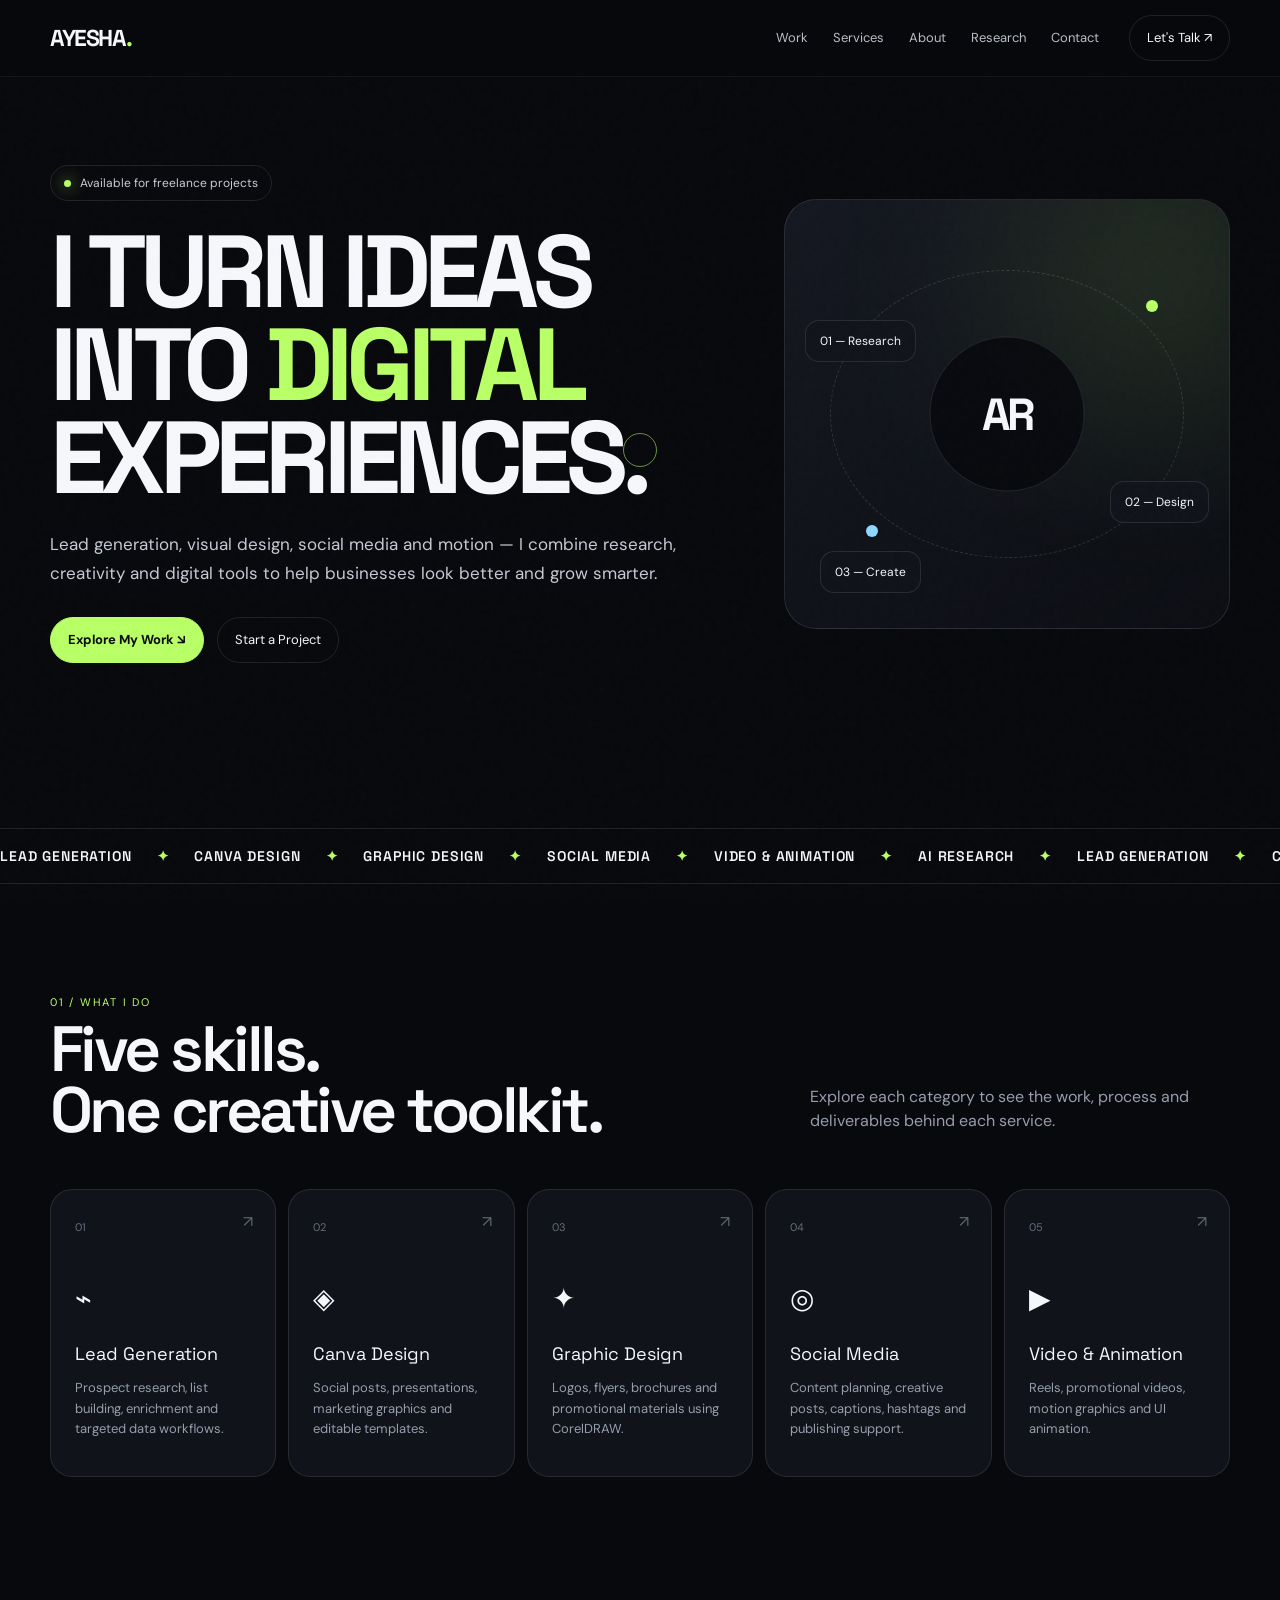
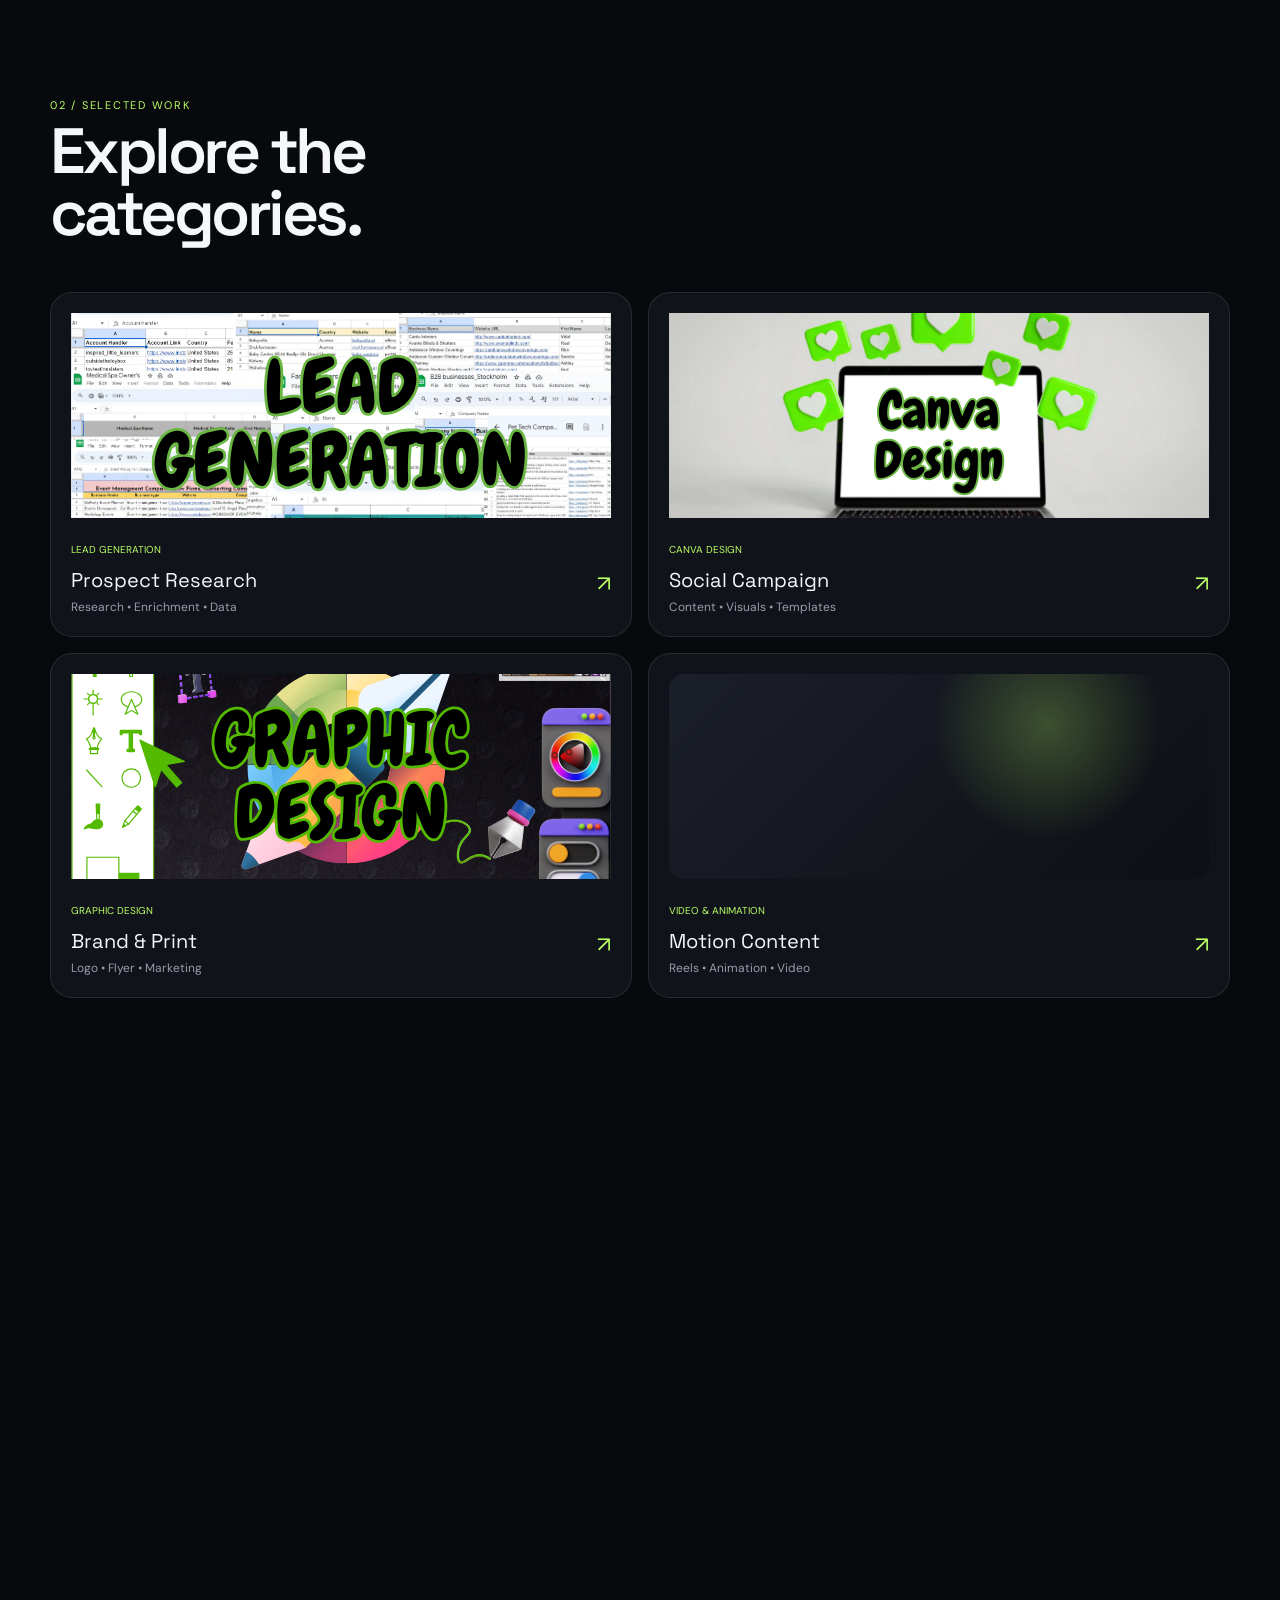
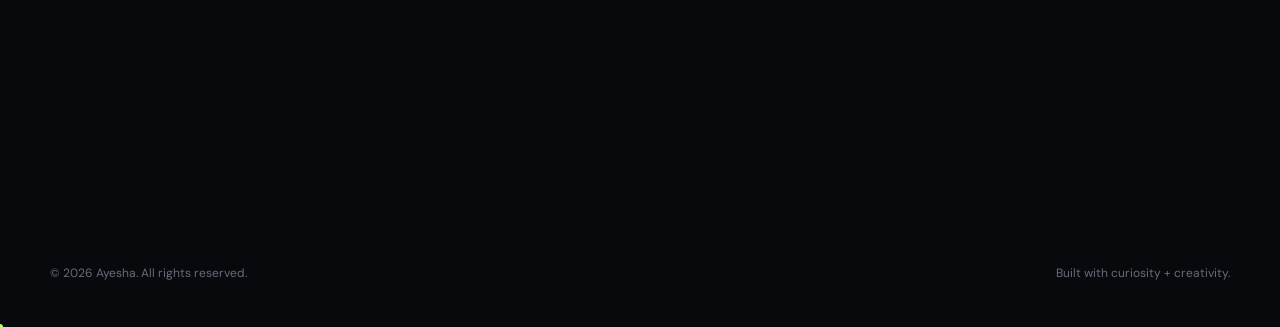
<file: index.html>
<!DOCTYPE html>
<html lang="en">
<head>
	<meta charset="UTF-8">
	<meta name="viewport" content="width=device-width,initial-scale=1.0">
	<meta name="description" content="Ayesha — Lead Generation, Digital Design, Social Media, Video, Animation and AI Research Portfolio">
	<title>Ayesha — Digital Portfolio</title>
	<link rel="preconnect" href="https://fonts.googleapis.com">
	<link rel="preconnect" href="https://fonts.gstatic.com" crossorigin>
	<link href="https://fonts.googleapis.com/css2?family=DM+Sans:wght@400;500;600;700&family=Space+Grotesk:wght@400;500;600;700&display=swap" rel="stylesheet">
	<link rel="stylesheet" href="css/style.css">
	<link rel="icon" type="image/gif" href="images/favicon.gif">
	<link rel="icon" type="image/png" sizes="32x32" href="images/favicon-32.png">
	<link rel="shortcut icon" href="images/favicon.ico">
</head>

<body class="home">
	<div class="noise">
	</div>
	<nav>
		<div class="container nav-inner"><a class="logo" href="#home">AYESHA<span>.</span></a>
			<div class="nav-links">
				<a href="#work">Work</a><a href="#services">Services</a>
				<a href="#about">About</a><a href="#research">Research</a>
				<a href="#contact">Contact</a>
			</div>
			<a class="nav-cta" href="#contact">Let's Talk ↗</a>
			<button class="menu" aria-label="Open navigation">☰</button>
		</div>
	</nav>
	<main>
		<section class="home-hero" id="home">
			<div class="container home-grid"><div class="reveal">
				<div class="eyebrow">
					<span class="dot"></span> Available for freelance projects
				</div>
					<h1>I TURN IDEAS<br>INTO 
						<span>DIGITAL</span><br>EXPERIENCES.</h1>
						<p class="lead">Lead generation, visual design, social media and motion — I combine research, creativity and digital tools to help businesses look better and grow smarter.</p>
						<div style="display:flex;gap:13px;flex-wrap:wrap;margin-top:30px">
							<a class="btn btn-primary" href="#work">Explore My Work ↘</a>
							<a class="btn" href="#contact">Start a Project</a>
						</div>
					</div>
					<div class="visual-card reveal">
						<div class="ring">
							</div>
							<div class="mark"><strong>AR</strong>
							</div>
							<div class="float one">01 — Research
							</div>
							<div class="float two">02 — Design
							</div>
							<div class="float three">03 — Create
							</div>
						</div>
					</div>
				</section>
				<div class="ticker">
					<div class="ticker-track">
						<span>Lead Generation</span><b>✦</b>
						<span>Canva Design</span><b>✦</b>
						<span>Graphic Design</span><b>✦</b>
						<span>Social Media</span><b>✦</b>
						<span>Video & Animation</span><b>✦</b>
						<span>AI Research</span><b>✦</b>
						<span>Lead Generation</span><b>✦</b>
						<span>Canva Design</span><b>✦</b>
						<span>Graphic Design</span><b>✦</b>
						<span>Social Media</span><b>✦</b>
						<span>Video & Animation</span><b>✦</b>
						<span>AI Research</span>
					</div>
				</div>

				<section id="services">
					<div class="container">
						<div class="section-head reveal">
							<div>
								<div class="kicker">01 / What I Do</div>
								<h2>Five skills.<br>One creative toolkit.</h2>
							</div>
							<p>Explore each category to see the work, process and deliverables behind each service.</p>
						</div>
						<div class="services">
							<a class="service reveal" href="pages/lead-generation.html">
								<span class="num">01</span>
								<div class="icon">⌁</div>
								<h3>Lead Generation</h3>
								<p>Prospect research, list building, enrichment and targeted data workflows.</p>
							</a>
							<a class="service reveal" href="pages/canva-design.html">
								<span class="num">02</span>
								<div class="icon">◈</div>
								<h3>Canva Design</h3>
								<p>Social posts, presentations, marketing graphics and editable templates.</p>
							</a>
							<a class="service reveal" href="pages/graphic-design.html">
								<span class="num">03</span>
								<div class="icon">✦</div>
								<h3>Graphic Design</h3>
								<p>Logos, flyers, brochures and promotional materials using CorelDRAW.</p>
							</a>
							<a class="service reveal" href="pages/social-media.html">
								<span class="num">04</span>
								<div class="icon">◎</div>
								<h3>Social Media</h3>
								<p>Content planning, creative posts, captions, hashtags and publishing support.</p>
							</a>
							<a class="service reveal" href="pages/video-animation.html">
								<span class="num">05</span>
								<div class="icon">▶</div>
								<h3>Video & Animation</h3>
								<p>Reels, promotional videos, motion graphics and UI animation.</p>
							</a>
						</div>
					</div>
				</section>

				<section id="work"><div class="container">
					<div class="section-head reveal">
						<div><div class="kicker">02 / Selected Work</div>
						<h2>Explore the<br>categories.</h2>
						</div>
						<!-- <p></p> -->
					</div>
					<div class="projects">
						<a class="project reveal" href="pages/lead-generation.html">
							<div class="visual">
								<img src="images/lead_generation.svg" style="width: 100%; height: 100%;object-fit: cover;" alt="Lead Generation Portfolio Project">
							</div>
							<span class="tag">Lead Generation</span>
							<div class="project-info">
								<div>
									<h3>Prospect Research</h3>
									<p>Research • Enrichment • Data</p>
								</div>
								<div class="arrow">↗</div>
							</div>
						</a>
						<a class="project reveal" href="pages/canva-design.html">
							<div class="visual">
								<img src="images/canva_design.svg" style="width: 100%; height: 100%;object-fit: cover;" alt="Lead Generation Portfolio Project">
							</div>
							<span class="tag">Canva Design</span>
							<div class="project-info">
								<div>
								<h3>Social Campaign</h3>
								<p>Content • Visuals • Templates</p>
								</div>
							<div class="arrow">↗</div>
							</div>
						</a>
						<a class="project reveal" href="pages/graphic-design.html">
							<div class="visual">
								<img src="images/graphic_design.svg" style="width: 100%; height: 100%;object-fit: cover;" alt="Graphics Design Portfolio">
							</div>
							<span class="tag">Graphic Design</span>
							<div class="project-info">
								<div>
									<h3>Brand & Print</h3>
									<p>Logo • Flyer • Marketing</p>
								</div>
								<div class="arrow">↗</div>
							</div>
						</a>
						<a class="project reveal" href="pages/video-animation.html">
							<div class="visual motion-preview">
								<video
								src="videos/website-teaser-card.mp4"
								autoplay
								muted
								loop
								playsinline
								preload="metadata"
								style="width:100%; height:100%; object-fit:cover;">
								</video>
							</div>
							<span class="tag">Video & Animation</span>
							<div class="project-info">
								<div>
									<h3>Motion Content</h3>
									<p>Reels • Animation • Video</p>
								</div>
								<div class="arrow">↗</div>
							</div>
						</a>
					</div>
				</div>
			</section>
			<!-- About Section -->
			<section id="about">
				<div class="container about">
					<div class="reveal">
						<div class="kicker">03 / About Me</div>
						<h2>Researcher.<br>Designer.<br>Problem solver.</h2>
					</div>
					<div class="reveal">
						<p style="color:var(--muted);font-size:16px;line-height:1.8">I’m a digital freelancer working across lead generation, data research, design, social media and visual content. Alongside client work, I also work in AI and applied deep learning research.</p>
						<div class="meta" style="margin-top:28px">
							<div>
								<small>Experience</small>
								<strong>7+ years</strong>
							</div>
							<div>
								<small>Core Areas</small>
								<strong>5 service categories</strong>
							</div>
							<div>
								<small>Design</small>
								<strong>Canva + CorelDRAW</strong>
							</div>
							<div>
								<small>Research</small>
								<strong>AI + Computer Vision</strong>
							</div>
						</div>
					</div>
				</div>
			</section>

			<section id="research">
				<div class="container">
					<div class="section-head reveal">
						<div>
							<div class="kicker">04 / Research & Publications
							</div>
							<h2>Beyond these.<br>Research in AI.</h2>
						</div>
						<p>Two 2025 publications connecting deep learning and computer vision with real-world problems.</p>
					</div>
					<div class="projects">
						<a class="project reveal" href="https://www.nature.com/articles/s41598-025-26123-9" target="_blank" rel="noopener noreferrer">
							<div class="visual">
								<img src="images/wheat_article.webp" style="width: 100%; height: 100%;object-fit: cover;" alt="Wheat Leaf Disease Classification">
							</div>
							<span class="tag">Scientific Reports · 2025</span>
							<div class="project-info">
								<div>
									<h3>Wheat Leaf Disease Classification</h3>
									<p>Dual-input hybrid approach • Edge-aware features</p>
								</div>
								<div class="arrow">↗</div>
							</div>
						</a>
						<a class="project reveal" href="https://www.mdpi.com/2075-4418/15/21/2795" target="_blank" rel="noopener noreferrer">
							<div class="visual">
								<img src="images/parkinson_article.png" style="width: 100%; height: 100%;object-fit: cover;" alt="Early Parkinson’s Disease Detection">
							</div>
							<span class="tag">Diagnostics · 2025</span>
							<div class="project-info">
								<div>
									<h3>Early Parkinson’s Disease Detection</h3>
									<p>Spiral + wave handwriting • EfficientNetV2-S • Deep learning</p>
								</div>
									<div class="arrow">↗</div>
								</div>
							</a>
						</div>
						<div class="case reveal">
							<div>
								<div class="kicker">Publication Highlights</div>
								<h3>Research that connects<br>AI with real-world problems.</h3>
							</div>
							<div class="meta">
								<div>
									<small>Publication 01</small>
									<strong>Scientific Reports · 2025</strong>
								</div>
								<div>
									<small>Publication 02</small>
									<strong>Diagnostics · 2025</strong>
								</div>
								<div>
									<small>Research Area</small>
									<strong>Deep Learning + Computer Vision</strong>
								</div>
								<div>
									<small>Read</small>
									<strong>Publications ↗</strong>
								</div>
							</div>
						</div>
					</div>
				</section>

				<section id="contact">
					<div class="container">
						<div class="cta-box reveal">
							<div class="kicker">05 / Let's Work Together</div>
							<h2 style="font-family:'Space Grotesk';font-size:clamp(40px,6vw,70px);line-height:.96;letter-spacing:-.055em">Have a project in mind?<br>Let’s make it happen.</h2>
							<p style="color:var(--muted);margin:22px 0 28px">Tell me what you’re building, what you need help with, or simply say hello.</p>
							<div style="display:flex;gap:12px;flex-wrap:wrap">
								<a class="btn btn-primary" href="mailto:razaqayesha99@gmail.com">Email Me ↗</a>
								<a class="btn" href="https://www.upwork.com/freelancers/~01340671a44db8188a" target="_blank" rel="noopener noreferrer">View My Upwork ↗</a>
							</div>
							<p class="back-note">Available for freelance projects and collaborations.</p>
						</div>
					</div>
				</section>
			</main>
			<footer class="container">
				<span>© 2026 Ayesha. All rights reserved.</span>
				<span>Built with curiosity + creativity.</span>
			</footer>
			<div class="cursor-dot" aria-hidden="true">
				
			</div>
			<div class="cursor-ring" aria-hidden="true">
				
			</div>
			<div class="cursor-label" aria-hidden="true">
				
			</div>
			<script src="js/main.js">
				
			</script>
	</body>
</html>
</file>
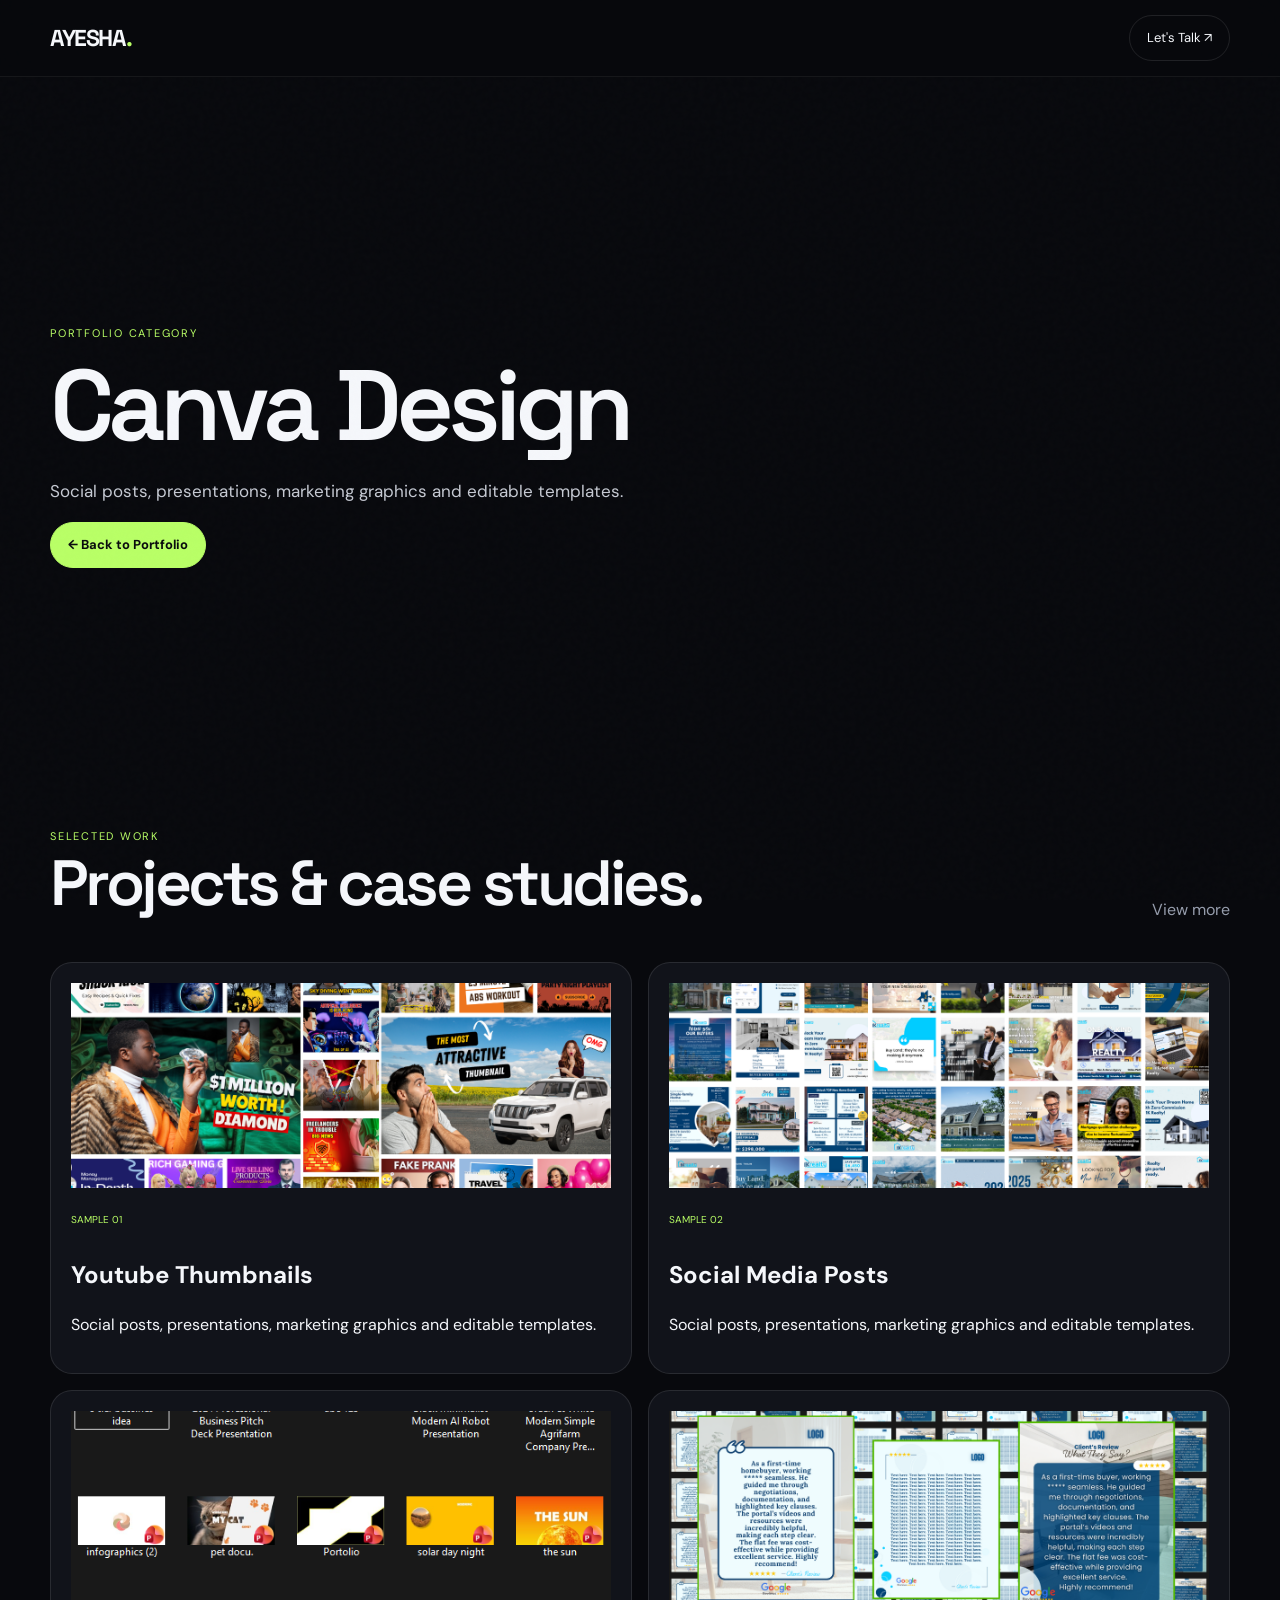
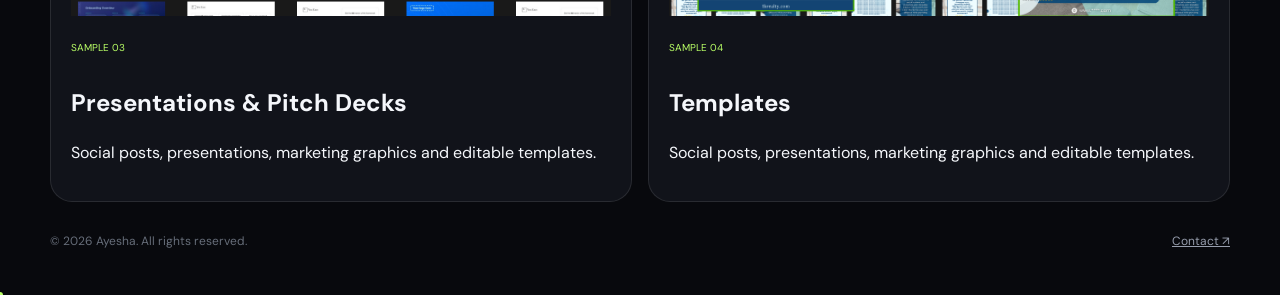
<file: pages/canva-design.html>
<!doctype html>
<html lang="en">
<head>
	<meta charset="utf-8">
	<meta name="viewport" content="width=device-width,initial-scale=1">
	<title>Canva Design — Ayesha</title>
	<link rel="preconnect" href="https://fonts.googleapis.com">
	<link rel="preconnect" href="https://fonts.gstatic.com" crossorigin>
	<link href="https://fonts.googleapis.com/css2?family=DM+Sans:wght@400;500;600;700&family=Space+Grotesk:wght@400;500;600;700&display=swap" rel="stylesheet">
	<link rel="stylesheet" href="../css/style.css">
	<link rel="icon" type="image/gif" href="../images/favicon.gif">
	<link rel="icon" type="image/png" sizes="32x32" href="../images/favicon-32.png">
	<link rel="shortcut icon" href="../images/favicon.ico">
</head>
<body>
	<div class="noise">
		
	</div>
	<nav>
		<div class="container nav-inner">
			<a class="logo" href="../index.html">AYESHA<span>.</span></a>
			<a class="nav-cta" href="../index.html#contact">Let's Talk ↗</a>
		</div>
	</nav>
	<main>
		<section class="home-hero">
			<div class="container">
				<div class="kicker">Portfolio Category</div>
				<h1 style="font:600 clamp(52px,8vw,100px)/.92 'Space Grotesk';letter-spacing:-.06em;margin:18px 0">Canva Design</h1>
				<p class="lead">Social posts, presentations, marketing graphics and editable templates.</p>
				<a class="btn btn-primary" href="../index.html#work">← Back to Portfolio</a>
			</div>
		</section>
		<section>
			<div class="container">
				<div class="section-head">
					<div>
						<div class="kicker">Selected Work</div>
						<h2>Projects & case studies.</h2>
					</div>
					<a style="text-decoration-line:none; color:var(--muted);" href="https://drive.google.com/drive/folders/1REB31d_BQt6ahgmySMYzIdzosi9ih3GL?usp=drive_link">View more </a>
				</div>
				<div class="projects">
					<article class="project">
						<div class="visual">
							<img src="../images/youtube_thumbnails.png" style="width: 100%; height: 100%;object-fit: cover;" alt="Youtube thumbnails designed by Ayesha Raziq">
						</div>
						<span class="tag">SAMPLE 01</span>
						<h2>Youtube Thumbnails</h2>
						<p>Social posts, presentations, marketing graphics and editable templates.</p>
					</article>
					<article class="project">
						<div class="visual">
							<img src="../images/social_posts.png" style="width: 100%; height: 100%;object-fit: cover;" alt="Sample of social media images designed by Ayesha Raziq">
						</div>
						<span class="tag">SAMPLE 02</span>
						<h2>Social Media Posts</h2>
						<p>Social posts, presentations, marketing graphics and editable templates.</p>
					</article>
					<article class="project">
						<div class="visual">
							<img src="../images/presentations.png" style="width: 100%; height: 100%;object-fit: cover;" alt="Sample of social media images designed by Ayesha Raziq">
						</div>
						<span class="tag">SAMPLE 03</span>
						<h2>Presentations & Pitch Decks</h2>
						<p>Social posts, presentations, marketing graphics and editable templates.</p>
					</article>
					<article class="project">
						<div class="visual">
							<img src="../images/post_templates.png" style="width: 100%; height: 100%;object-fit: cover;" alt="Sample of templates designed by Ayesha Raziq">
						</div>
						<span class="tag">SAMPLE 04</span>
						<h2>Templates</h2><p>Social posts, presentations, marketing graphics and editable templates.</p>
					</article>
				</div>
			</div>
		</section>
	</main>
	<footer class="container">
		<span>© 2026 Ayesha. All rights reserved.</span>
		<a href="../index.html#contact" style="color:var(--muted)">Contact ↗</a>
	</footer>
	<div class="cursor-dot" aria-hidden="true">
		
	</div>
	<script src="../js/main.js"></script>
</body>
</html>
</file>
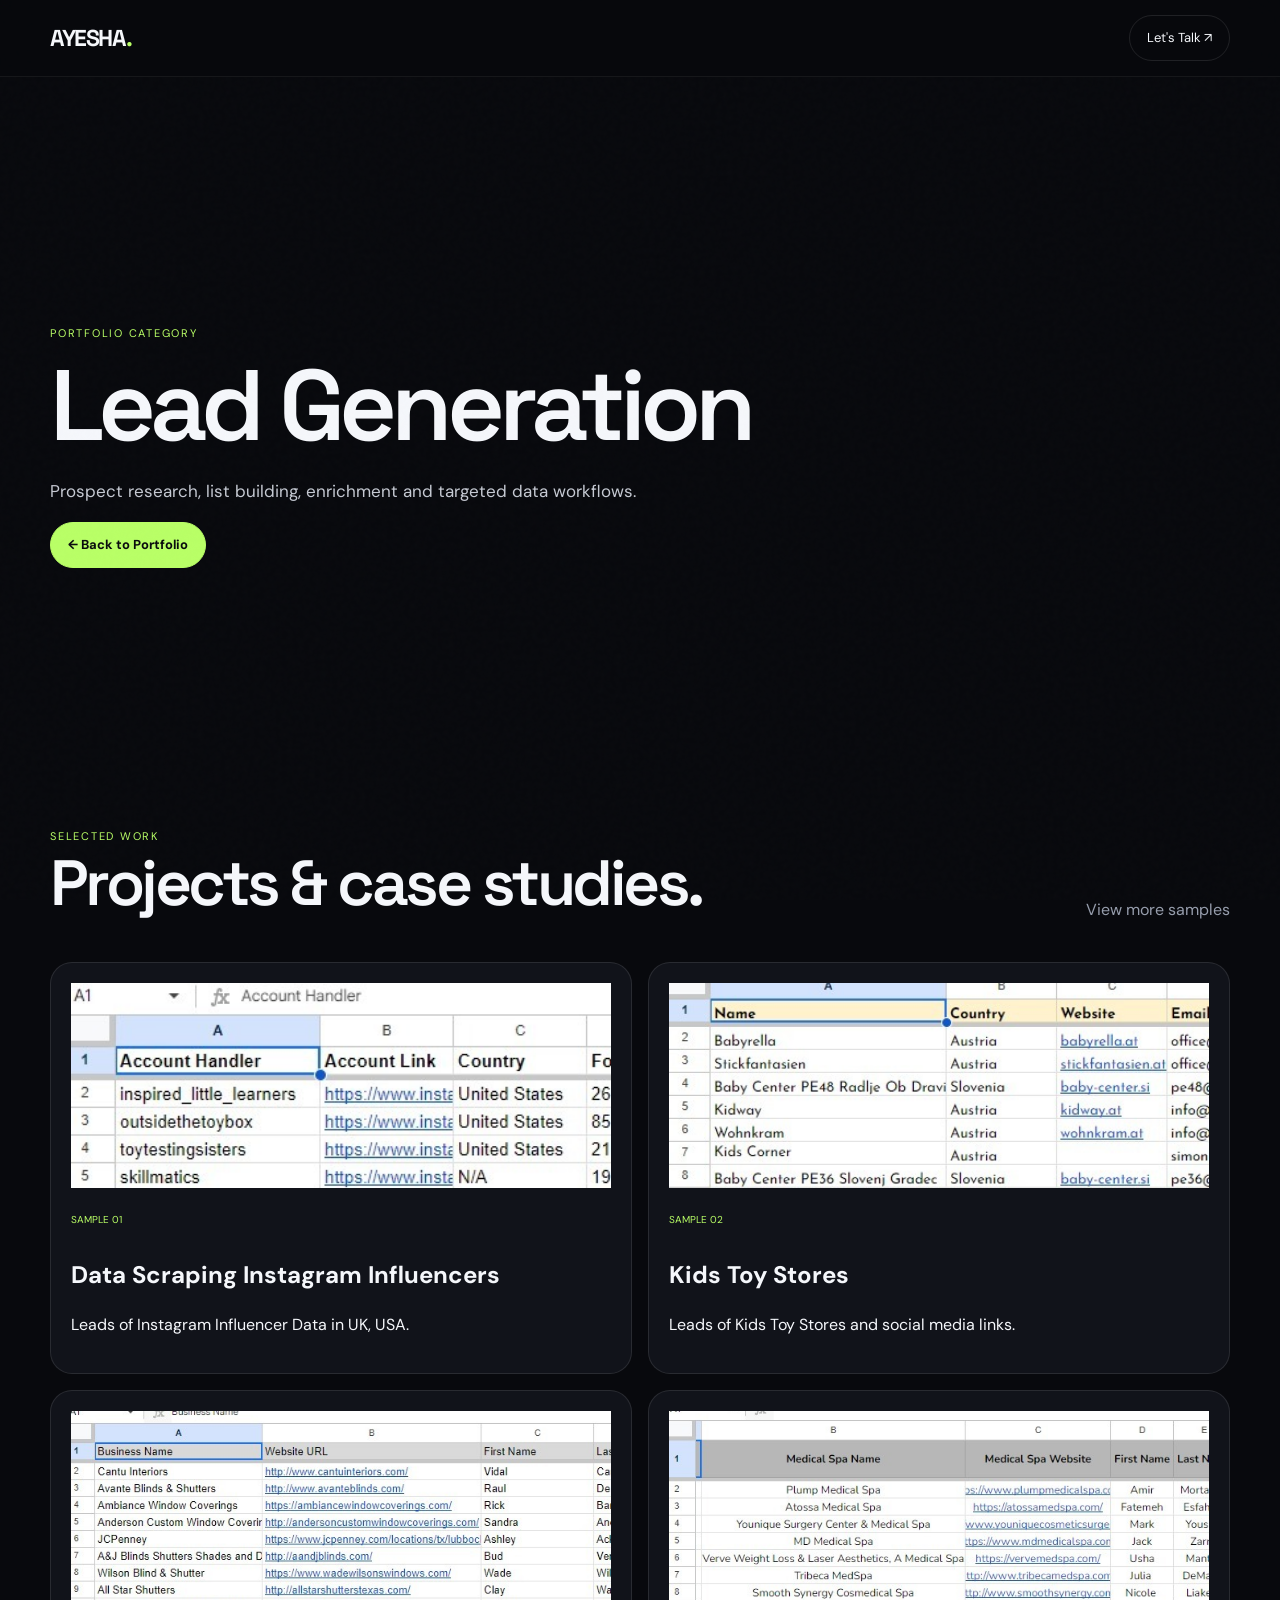
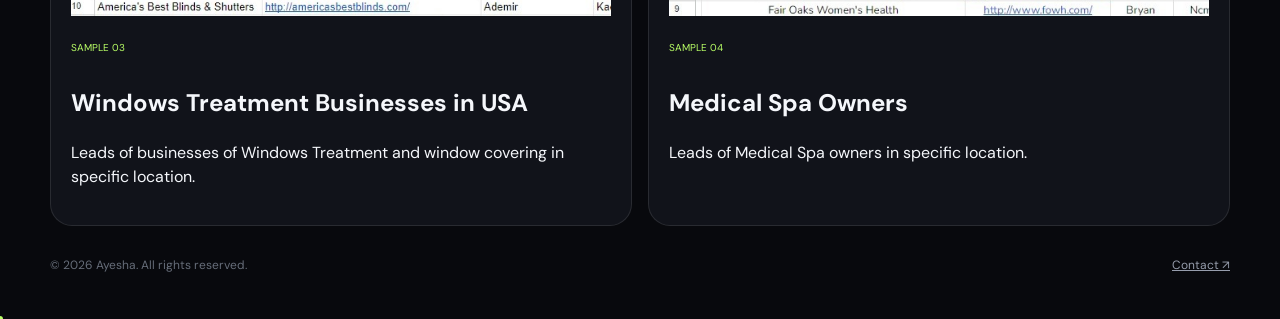
<file: pages/lead-generation.html>
<!doctype html>
<html lang="en">
<head>
	<meta charset="utf-8">
	<meta name="viewport" content="width=device-width,initial-scale=1">
	<title>Lead Generation — Ayesha</title>
	<link rel="preconnect" href="https://fonts.googleapis.com">
	<link rel="preconnect" href="https://fonts.gstatic.com" crossorigin>
	<link href="https://fonts.googleapis.com/css2?family=DM+Sans:wght@400;500;600;700&family=Space+Grotesk:wght@400;500;600;700&display=swap" rel="stylesheet">
	<link rel="stylesheet" href="../css/style.css">
	<link rel="icon" type="image/gif" href="../images/favicon.gif">
	<link rel="icon" type="image/png" sizes="32x32" href="../images/favicon-32.png">
	<link rel="shortcut icon" href="../images/favicon.ico">
</head>

<body>
	<div class="noise"></div>
	<nav>
		<div class="container nav-inner">
			<a class="logo" href="../index.html">AYESHA<span>.</span></a>
			<a class="nav-cta" href="../index.html#contact">Let's Talk ↗</a>
		</div>
	</nav>
	<main>
		<section class="home-hero">
			<div class="container">
				<div class="kicker">Portfolio Category</div>
				<h1 style="font:600 clamp(52px,8vw,100px)/.92 'Space Grotesk';letter-spacing:-.06em;margin:18px 0">Lead Generation</h1>
				<p class="lead">Prospect research, list building, enrichment and targeted data workflows.</p>
				<a class="btn btn-primary" href="../index.html#work">← Back to Portfolio</a>
			</div>
		</section>
		<section>
			<div class="container">
				<div class="section-head">
					<div>
						<div class="kicker">Selected Work</div>
						<h2>Projects & case studies.</h2></div>
						<a style="text-decoration-line:none; color:var(--muted);" href="https://drive.google.com/drive/folders/1GOmaXzfiC04SBkQKZb7FUi78WgzYMlwL?usp=drive_link">View more samples</a>
					</div>
					<div class="projects">
						<article class="project">
							<div class="visual">
								<img src="../images/insta_influencers.png" style="width: 100%; height: 100%;object-fit: cover;" alt="Data Scraping Instagram Influencers">
							</div>
							<span class="tag">SAMPLE 01</span>
							<h2>Data Scraping Instagram Influencers</h2>
							<p>Leads of Instagram Influencer Data in UK, USA.</p>
						</article>
						<article class="project">
							<div class="visual">
								<img src="../images/toy_stores.png" style="width: 100%; height: 100%;object-fit: cover;" alt="Owner of kids toy stores">
							</div>
							<span class="tag">SAMPLE 02</span>
							<h2>Kids Toy Stores</h2>
							<p>Leads of Kids Toy Stores and social media links.</p>
						</article>
						<article class="project">
							<div class="visual">
								<img src="../images/windows_treatment.png" style="width: 100%; height: 100%;object-fit: cover;" alt="Window treatment businesses">
							</div>
							<span class="tag">SAMPLE 03</span>
							<h2>Windows Treatment Businesses in USA</h2>
							<p>Leads of businesses of Windows Treatment and window covering in specific location.</p>
						</article>
						<article class="project">
							<div class="visual">
								<img src="../images/medical_spa.png" style="width: 100%; height: 100%;object-fit: cover;" alt="Owners of medical spa">
							</div>
							<span class="tag">SAMPLE 04</span>
							<h2>Medical Spa Owners</h2>
							<p>Leads of Medical Spa owners in specific location.</p>
						</article>
					</div>
				</div>
			</section>
		</main>
		<footer class="container">
			<span>© 2026 Ayesha. All rights reserved.</span>
			<a href="../index.html#contact" style="color:var(--muted)">Contact ↗</a>
		</footer>

<div class="cursor-dot" aria-hidden="true"></div>

<script src="../js/main.js"></script>

	</body>
	</html>
</file>
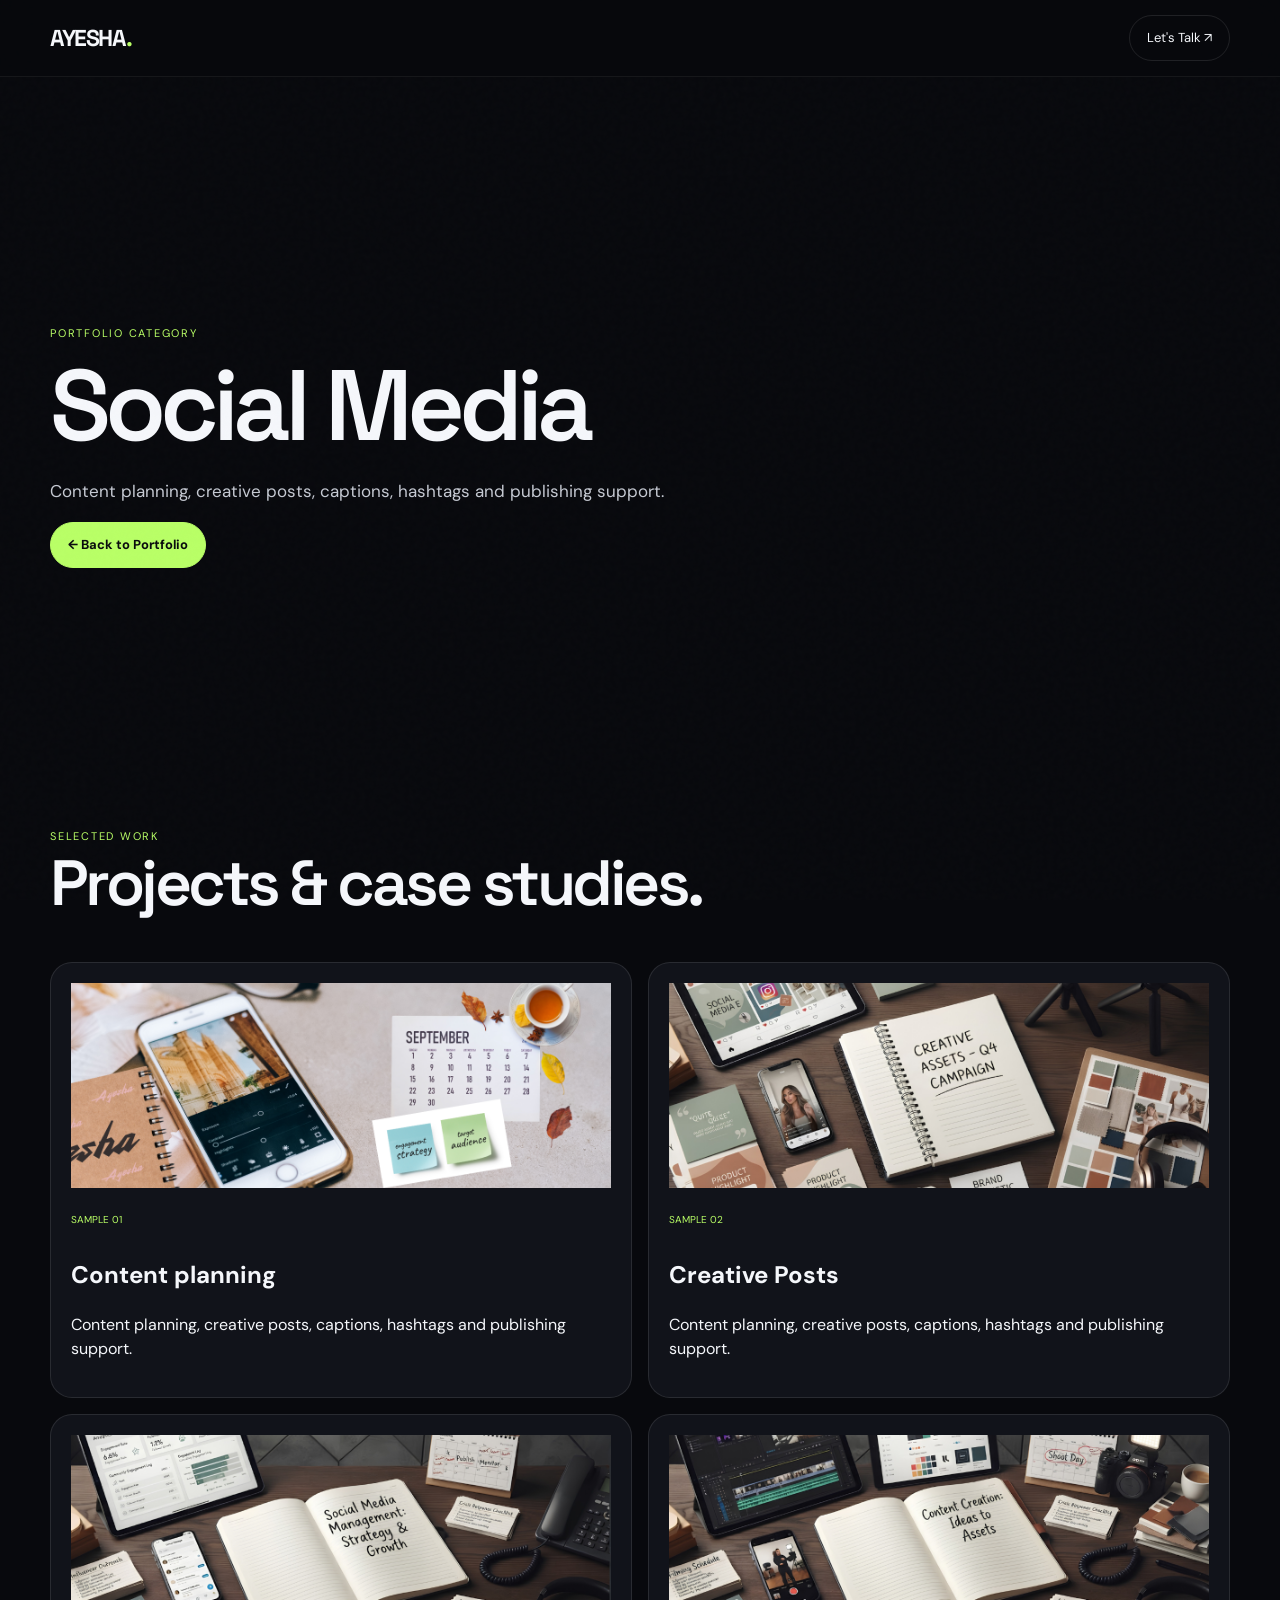
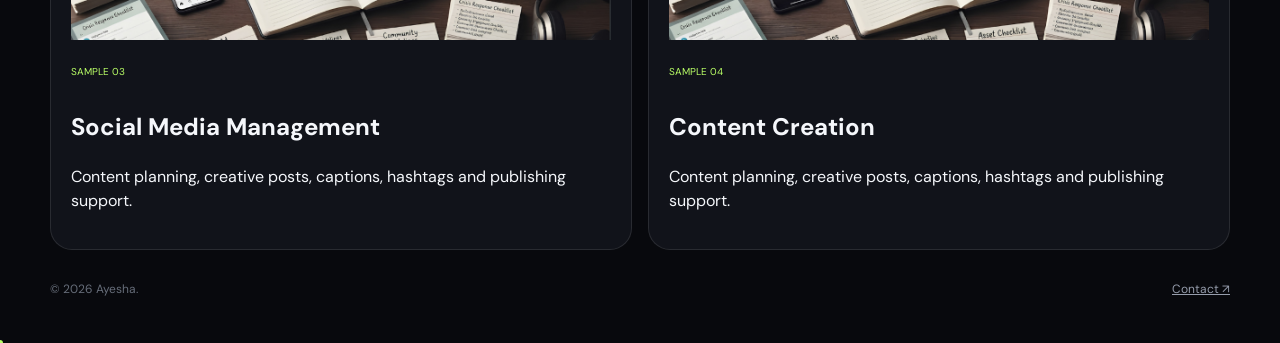
<file: pages/social-media.html>
<!doctype html>
<html lang="en">
<head>
	<meta charset="utf-8">
	<meta name="viewport" content="width=device-width,initial-scale=1">
	<title>Social Media — Ayesha</title>
	<link rel="preconnect" href="https://fonts.googleapis.com">
	<link rel="preconnect" href="https://fonts.gstatic.com" crossorigin>
	<link href="https://fonts.googleapis.com/css2?family=DM+Sans:wght@400;500;600;700&family=Space+Grotesk:wght@400;500;600;700&display=swap" rel="stylesheet">
	<link rel="stylesheet" href="../css/style.css">
	<link rel="icon" type="image/gif" href="../images/favicon.gif">
	<link rel="icon" type="image/png" sizes="32x32" href="../images/favicon-32.png">
	<link rel="shortcut icon" href="../images/favicon.ico">
</head>
<body>
	<div class="noise">
		
	</div>
	<nav>
		<div class="container nav-inner">
			<a class="logo" href="../index.html">AYESHA<span>.</span></a>
			<a class="nav-cta" href="../index.html#contact">Let's Talk ↗</a>
		</div>
	</nav>
	<main>
		<section class="home-hero">
			<div class="container">
				<div class="kicker">Portfolio Category</div>
				<h1 style="font:600 clamp(52px,8vw,100px)/.92 'Space Grotesk';letter-spacing:-.06em;margin:18px 0">Social Media
				</h1>
				<p class="lead">Content planning, creative posts, captions, hashtags and publishing support.</p>
				<a class="btn btn-primary" href="../index.html#work">← Back to Portfolio</a>
			</div>
		</section>
		<section>
			<div class="container">
				<div class="section-head">
					<div>
						<div class="kicker">Selected Work</div>
						<h2>Projects & case studies.</h2>
					</div>
					<!-- <p></p> -->
				</div>
				<div class="projects">
					<article class="project">
						<div class="visual">
							<img src="../images/content_planning.png" style="width: 100%; height: 100%;object-fit: cover;" alt="Content planning">
						</div>
						<span class="tag">SAMPLE 01</span>
						<h2>Content planning</h2>
						<p>Content planning, creative posts, captions, hashtags and publishing support.</p>
					</article>
					<article class="project">
						<div class="visual">
							<img src="../images/creative_posts.png" style="width: 100%; height: 100%;object-fit: cover;" alt="Creative Posts">
						</div><span class="tag">SAMPLE 02</span>
						<h2>Creative Posts</h2>
						<p>Content planning, creative posts, captions, hashtags and publishing support.</p>
					</article>
					<article class="project">
						<div class="visual">
							<img src="../images/management.png" style="width: 100%; height: 100%;object-fit: cover;" alt="Social Media Management">
						</div>
						<span class="tag">SAMPLE 03</span>
						<h2>Social Media Management</h2>
						<p>Content planning, creative posts, captions, hashtags and publishing support.</p>
					</article>
					<article class="project">
						<div class="visual">
							<img src="../images/content_creation.png" style="width: 100%; height: 100%;object-fit: cover;" alt="Content Creation">
						</div>
						<span class="tag">SAMPLE 04</span>
						<h2>Content Creation</h2>
						<p>Content planning, creative posts, captions, hashtags and publishing support.</p>
					</article>
				</div>
			</div>
		</section>
	</main>
	<footer class="container">
		<span>© 2026 Ayesha.</span>
		<a href="../index.html#contact" style="color:var(--muted)">Contact ↗</a>
	</footer>
	<div class="cursor-dot" aria-hidden="true">
		
	</div>
	<script src="../js/main.js"></script>
</body>
</html>
</file>
<file: css/style.css>
:root{
	--bg:#08090d;
	--surface:#11131a;
	--surface2:#171a22;
	--text:#f5f7fb;
	--muted:#969dac;
	--line:rgba(255,255,255,.10);
	--accent:#b9ff66;
	--accent2:#8ed8ff;
	--radius:22px}

*{
	box-sizing:border-box
}
html{scroll-behavior:smooth
}
body{
	margin:0;
	background:var(--bg);
	color:var(--text);
	font-family:"DM Sans",sans-serif;
	line-height:1.5
}
.container{
	width:min(1180px,calc(100% - 40px));
	margin:auto
}
.noise{
	position:fixed;
	inset:0;
	pointer-events:none;
	opacity:.035;
	z-index:999;
	background-image:url("data:image/svg+xml,%3Csvg viewBox='0 0 180 180' xmlns='http://www.w3.org/2000/svg'%3E%3Cfilter id='n'%3E%3CfeTurbulence type='fractalNoise' baseFrequency='.9' numOctaves='4' stitchTiles='stitch'/%3E%3C/filter%3E%3Crect width='100%25' height='100%25' filter='url(%23n)' opacity='.5'/%3E%3C/svg%3E")
}
nav{
	position:fixed;
	top:0;
	left:0;
	right:0;
	z-index:1000;
	background:rgba(8,9,13,.72);
	backdrop-filter:blur(18px);
	border-bottom:1px solid rgba(255,255,255,.06)
}
.nav-inner{
	height:76px;
	display:flex;
	align-items:center;
	gap:30px
}
.logo{
	font:700 23px "Space Grotesk";
	letter-spacing:-.06em;
	color:var(--text);
	text-decoration:none;
	margin-right:auto
}
.logo span{
	color:var(--accent)
}
.nav-links{
	display:flex;
	gap:25px
}
.nav-links a{
	color:#b9bec8;
	text-decoration:none;
	font-size:13px
}
.nav-links a:hover{
	color:var(--accent)
}
.nav-cta,.btn{
	display:inline-flex;
	align-items:center;
	justify-content:center;
	padding:12px 17px;
	border:1px solid var(--line);
	border-radius:999px;
	color:var(--text);
	text-decoration:none;
	font-size:13px;
	transition:.25s
}
.nav-cta:hover,.btn:hover{
	border-color:var(--accent);
	transform:translateY(-2px)
}
.btn-primary{
	background:var(--accent);
	color:#090b0d;
	border-color:var(--accent);
	font-weight:700
}
.menu{
	display:none;
	background:none;
	border:0;color:var(--text);
	font-size:22px
}
.home-hero{
	padding:155px 0 90px;
	min-height:92vh;
	display:flex;
	align-items:center
}
.home-grid{
	display:grid;
	grid-template-columns:1.2fr .8fr;
	gap:65px;
	align-items:center
}
.home h1{
	font-family:"Space Grotesk";
	font-size:clamp(55px,8vw,105px);
	line-height:.91;
	letter-spacing:-.065em;margin:0
}
.home h1 span{
	color:var(--accent)
}
.lead{
	max-width:650px;
	color:#c6cad3;
	font-size:17px;
	line-height:1.7;
	margin-top:25px
}
.eyebrow{
	display:inline-flex;
	align-items:center;
	gap:9px;
	border:1px solid var(--line);
	padding:8px 13px;
	border-radius:999px;
	color:#c9cdd6;
	font-size:12px;
	margin-bottom:24px
}
.dot{
	width:7px;
	height:7px;
	border-radius:50%;
	background:var(--accent);
	box-shadow:0 0 16px var(--accent)
}
.visual-card{
	min-height:430px;
	border:1px solid var(--line);
	border-radius:32px;
	background:linear-gradient(145deg,#151821,#0c0e13);
	position:relative;
	overflow:hidden;
	transform-style:preserve-3d
}
.visual-card:before{
	content:"";
	position:absolute;
	width:300px;
	height:300px;
	border-radius:50%;
	background:var(--accent);
	filter:blur(100px);
	opacity:.12;
	right:-80px;
	top:-80px
}
.ring{
	position:absolute;
	inset:70px 45px;
	border:1px dashed rgba(255,255,255,.14);
	border-radius:50%;
	animation:spin 18s linear infinite
}
.ring:before,.ring:after{
	content:"";
	position:absolute;
	width:12px;
	height:12px;
	border-radius:50%;
	background:var(--accent)
}
.ring:before{
	right:7%;
	top:10%
}
.ring:after{
	left:10%;
	bottom:7%;
	background:var(--accent2)
}
@keyframes spin{
	to{
		transform:rotate(360deg)
	}
}
.mark{
	position:absolute;
	left:50%;top:50%;
	transform:translate(-50%,-50%);
	width:155px;
	height:155px;
	border:1px solid var(--line);
	border-radius:50%;
	display:grid;
	place-items:center;
	background:rgba(8,9,13,.85)
}
.mark strong{
	font:700 45px "Space Grotesk";
	letter-spacing:-.08em
}
.float{
	position:absolute;
	padding:11px 14px;
	border:1px solid var(--line);
	border-radius:14px;
	background:rgba(18,20,28,.85);
	font-size:12px;
	animation:float 4s ease-in-out infinite
}
.one{
	top:120px;
	left:20px
}
.two{
	right:20px;
	bottom:105px;
	animation-delay:-2s
}
.three{
	left:35px;
	bottom:35px;
	animation-delay:-1s}
	@keyframes float{
		50%{
			transform:translateY(-9px)
		}
	}

.ticker{
	overflow:hidden;
	border-top:1px solid var(--line);
	border-bottom:1px solid var(--line);
	white-space:nowrap
}

.ticker-track{
	display:flex;
	width:max-content;
	gap:25px;
	align-items:center;
	padding:18px 0;
	animation:ticker 24s linear infinite;
	font:600 14px "Space Grotesk";
	text-transform:uppercase;
	letter-spacing:.06em
}

.ticker b{
		color:var(--accent)
	}
	@keyframes ticker{
		to{
			transform:translateX(-50%)
		}
	}

.home section{
	padding:110px 0
}

.section-head{
	display:flex;
	justify-content:space-between;
	gap:40px;
	align-items:end;
	margin-bottom:40px
}
.section-head h2{
	font:600 clamp(42px,5vw,68px)/.96 "Space Grotesk";
	letter-spacing:-.055em;
	margin:8px 0
}
.section-head p{
	max-width:420px;
	color:var(--muted)
}
.kicker{
	font-size:11px;
	color:var(--accent);
	text-transform:uppercase;
	letter-spacing:.16em
}
.services{
	display:grid;
	grid-template-columns:repeat(5,1fr);gap:12px
}
.service{
	min-height:245px;
	padding:24px;
	border:1px solid var(--line);
	border-radius:var(--radius);
	background:var(--surface);
	position:relative;
	transition:.35s;
	text-decoration:none;
	color:inherit
}
.service:hover{
	transform:translateY(-8px);
	border-color:rgba(185,255,102,.4);
	background:var(--surface2)
}
.service .num{
	font-size:11px;
	color:#666d7c
}
.service .icon{
	font-size:28px;
	margin:40px 0 22px
}
.service h3{
	font:18px "Space Grotesk";
	margin-bottom:10px
}
.service p{
	font-size:13px;
	color:var(--muted);
	line-height:1.55
}
.service:after{
	content:"↗";
	position:absolute;
	right:22px;
	top:20px;
	color:#5d6472
}
.service:hover:after{
	color:var(--accent)
	}

.projects{
	display:grid;
	grid-template-columns:repeat(2,1fr);
	gap:16px
}
.project{
	display:block;
	min-height:330px;
	padding:20px;
	border:1px solid var(--line);
	border-radius:var(--radius);
	background:var(--surface);
	text-decoration:none;
	color:inherit;
	overflow:hidden;
	transition:.35s;
	position:relative
}
.project:hover{
	transform:translateY(-7px);
	border-color:rgba(185,255,102,.4)
}
.project .visual{
	height:205px;
	border-radius:15px;
	background:radial-gradient(circle at 70% 25%,rgba(185,255,102,.25),transparent 28%),linear-gradient(135deg,#1b1f29,#0d0f14);
	margin-bottom:18px;
	transition:.5s
}
.project:hover .visual{
	transform:scale(1.025)
}
.tag{
	display:inline-block;
	font-size:10px;
	text-transform:uppercase;
	etter-spacing:.11em;
	color:var(--accent);margin-bottom:10px
}
.project-info{
	display:flex;
	justify-content:space-between;
	gap:20px
}
.project-info h3{
	margin:0;font:20px "Space Grotesk"
}

.project-info p{
	margin:5px 0 0;
	color:var(--muted);
	font-size:12px
}
.arrow{
	font-size:22px;
	color:var(--accent)
}
.about{
	display:grid;
	grid-template-columns:1fr 1fr;
	gap:80px;
	align-items:start
}
.about h2{
	font-family:"Space Grotesk";
	font-size:clamp(40px,5vw,65px);
	line-height:.96;
	letter-spacing:-.055em
}
.meta{
	display:grid;
	grid-template-columns:repeat(2,1fr);
	gap:14px
}
.meta div{
	padding:18px;
	border:1px solid var(--line);
	border-radius:16px;
	background:var(--surface)
}
.meta small{
	display:block;
	color:#6f7582;
	font-size:10px;
	text-transform:uppercase;
	letter-spacing:.12em;
	margin-bottom:8px
}
.meta strong{
	font:15px "Space Grotesk"
}


.cta-box{
	border:1px solid var(--line);
	border-radius:30px;
	padding:60px;
	background:linear-gradient(135deg,#13161d,#0c0e13);
	position:relative;
	overflow:hidden
}
.cta-box:after{
	content:"";
	position:absolute;
	width:260px;
	height:260px;
	border-radius:50%;
	background:var(--accent);
	filter:blur(100px);
	opacity:.08;
	right:-80px;
	bottom:-100px
}
.back-note{
	color:var(--muted);
	font-size:13px;
	margin-top:16px
}

footer{
	padding:30px 0 45px;
	display:flex;
	justify-content:space-between;
	color:#666d79;
	font-size:12px
	}

.reveal{
	opacity:0;
	transform:translateY(24px);
	transition:opacity .7s ease,transform .7s ease
}
.reveal.visible{
	opacity:1;transform:none
}

.case{
	margin-top:20px;
	padding:35px;
	border:1px solid var(--line);
	border-radius:var(--radius);
	background:var(--surface);
	display:grid;
	grid-template-columns:1fr 1.5fr;
	gap:40px;
}
.case h3{
	font:28px/1.1 "Space Grotesk"
}

@media(max-width:1000px){
	.home-grid,.about,.case{
		grid-template-columns:1fr
	}
	.services{
		grid-template-columns:repeat(2,1fr)
	}
	.nav-links{display:none
	}
	.menu{display:block
	}
	.nav-cta{display:none}
}

@media(max-width:600px){
	.container{
		width:min(100% - 28px,1180px)
	}
	.home-hero{
		padding-top:125px
	}
	.visual-card{
		min-height:330px
	}
	.services,.projects,.meta{
		grid-template-columns:1fr
	}
	.section-head{display:block
	}
	.section-head p{
		margin-top:20px
	}
	.home section{
		padding:80px 0
	}
	.cta-box{
		padding:35px 25px
	}
	.float{
		font-size:10px
	}
	.one{
		top:70px
	}
	.case{padding:24px}
}

@media(pointer:fine){
	body{
		cursor:none
	}
	a,button{
		cursor:none
	}
	.cursor-dot,.cursor-ring,.cursor-label{
		position:fixed;
		pointer-events:none;
		z-index:9999;
		transform:translate(-50%,-50%);
		border-radius:50%
	}
	.cursor-dot{
		width:6px;
		height:6px;
		background:var(--accent)
	}
	.cursor-ring{
		width:34px;
		height:34px;
		border:1px solid rgba(185,255,102,.55);
		transition:width .2s,height .2s,border-color .2s,background .2s
	}
	.cursor-ring.active{
		width:58px;
		height:58px;
		border-color:var(--accent);
		background:rgba(185,255,102,.08)
	}
	.cursor-ring.view{
		width:72px;
		height:72px;
		border-color:var(--accent);
		background:rgba(185,255,102,.1)
	}
	.cursor-label{
		font:600 9px "DM Sans";
		letter-spacing:.12em;
		text-transform:uppercase;
		color:var(--accent);
		opacity:0;transition:opacity .2s
	}
	.cursor-label.show{
		opacity:1
	}
}

@media(pointer:coarse){
	.cursor-dot,.cursor-ring,.cursor-label{
		display:none
	}
}
</file>
